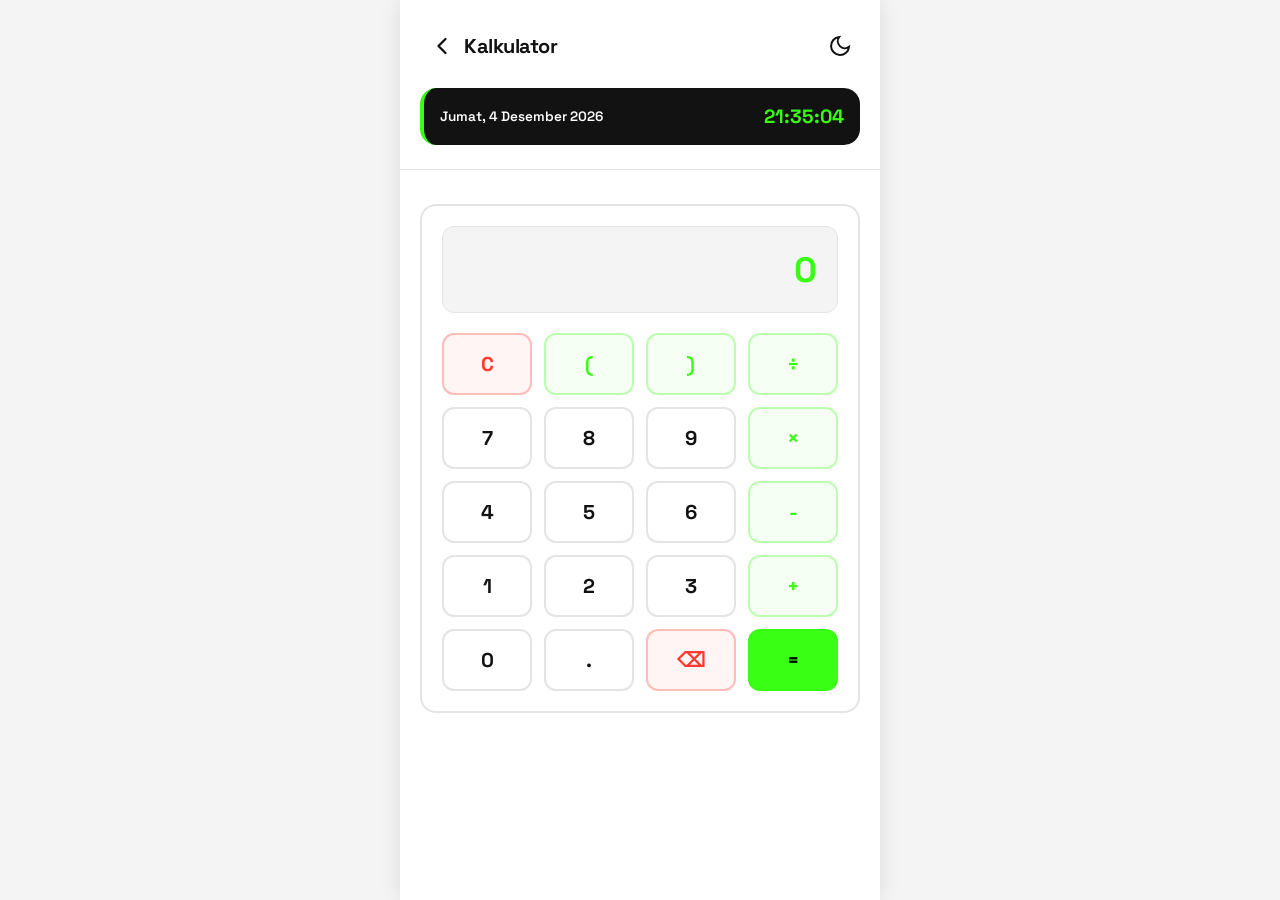
<file: kalkulator.html>
<!DOCTYPE html>
<html lang="id">

<head>
  <meta charset="UTF-8">
  <meta name="viewport" content="width=device-width, initial-scale=1.0">
  <title>Kalkulator - Yuuki Cell Kasir</title>
  <link rel="stylesheet" href="style.css">
  <link href="https://fonts.googleapis.com/css2?family=Space+Grotesk:wght@400;600;700&display=swap" rel="stylesheet">
</head>

<body>
  <div class="mobile-app">

    <header class="app-header">
      <div class="header-top">
        <a href="index.html" class="icon-btn back-btn">
          <svg viewBox="0 0 24 24" width="28" height="28" stroke="currentColor" stroke-width="2" fill="none"
            stroke-linecap="round" stroke-linejoin="round">
            <polyline points="15 18 9 12 15 6"></polyline>
          </svg>
        </a>
        <h1>Kalkulator</h1>
        <button id="themeToggle" class="icon-btn" aria-label="Toggle Dark Mode">
          <svg viewBox="0 0 24 24" width="24" height="24" stroke="currentColor" stroke-width="2" fill="none">
            <path d="M21 12.79A9 9 0 1 1 11.21 3 7 7 0 0 0 21 12.79z"></path>
          </svg>
        </button>
      </div>

      <div class="datetime-card">
        <div id="dateDisplay" class="date-text">Memuat...</div>
        <div id="timeDisplay" class="time-text">--:--:--</div>
      </div>
    </header>

    <main class="app-content">
      <div class="calc-wrapper">
        <div id="calcScreen" class="calc-screen">0</div>

        <div class="calc-grid">
          <button class="calc-btn clear-btn" onclick="hapusKalkulator()">C</button>
          <button class="calc-btn op-btn" onclick="tekanKalkulator('(')">(</button>
          <button class="calc-btn op-btn" onclick="tekanKalkulator(')')">)</button>
          <button class="calc-btn op-btn" onclick="tekanKalkulator('/')">÷</button>

          <button class="calc-btn" onclick="tekanKalkulator('7')">7</button>
          <button class="calc-btn" onclick="tekanKalkulator('8')">8</button>
          <button class="calc-btn" onclick="tekanKalkulator('9')">9</button>
          <button class="calc-btn op-btn" onclick="tekanKalkulator('*')">×</button>

          <button class="calc-btn" onclick="tekanKalkulator('4')">4</button>
          <button class="calc-btn" onclick="tekanKalkulator('5')">5</button>
          <button class="calc-btn" onclick="tekanKalkulator('6')">6</button>
          <button class="calc-btn op-btn" onclick="tekanKalkulator('-')">-</button>

          <button class="calc-btn" onclick="tekanKalkulator('1')">1</button>
          <button class="calc-btn" onclick="tekanKalkulator('2')">2</button>
          <button class="calc-btn" onclick="tekanKalkulator('3')">3</button>
          <button class="calc-btn op-btn" onclick="tekanKalkulator('+')">+</button>

          <button class="calc-btn" onclick="tekanKalkulator('0')">0</button>
          <button class="calc-btn" onclick="tekanKalkulator('.')">.</button>
          <button class="calc-btn clear-btn" onclick="hapusSatuKalkulator()">⌫</button>
          <button class="calc-btn eq-btn" onclick="hitungKalkulator()">=</button>
        </div>
      </div>
    </main>

  </div>
  <script src="script.js"></script>
</body>

</html>
</file>
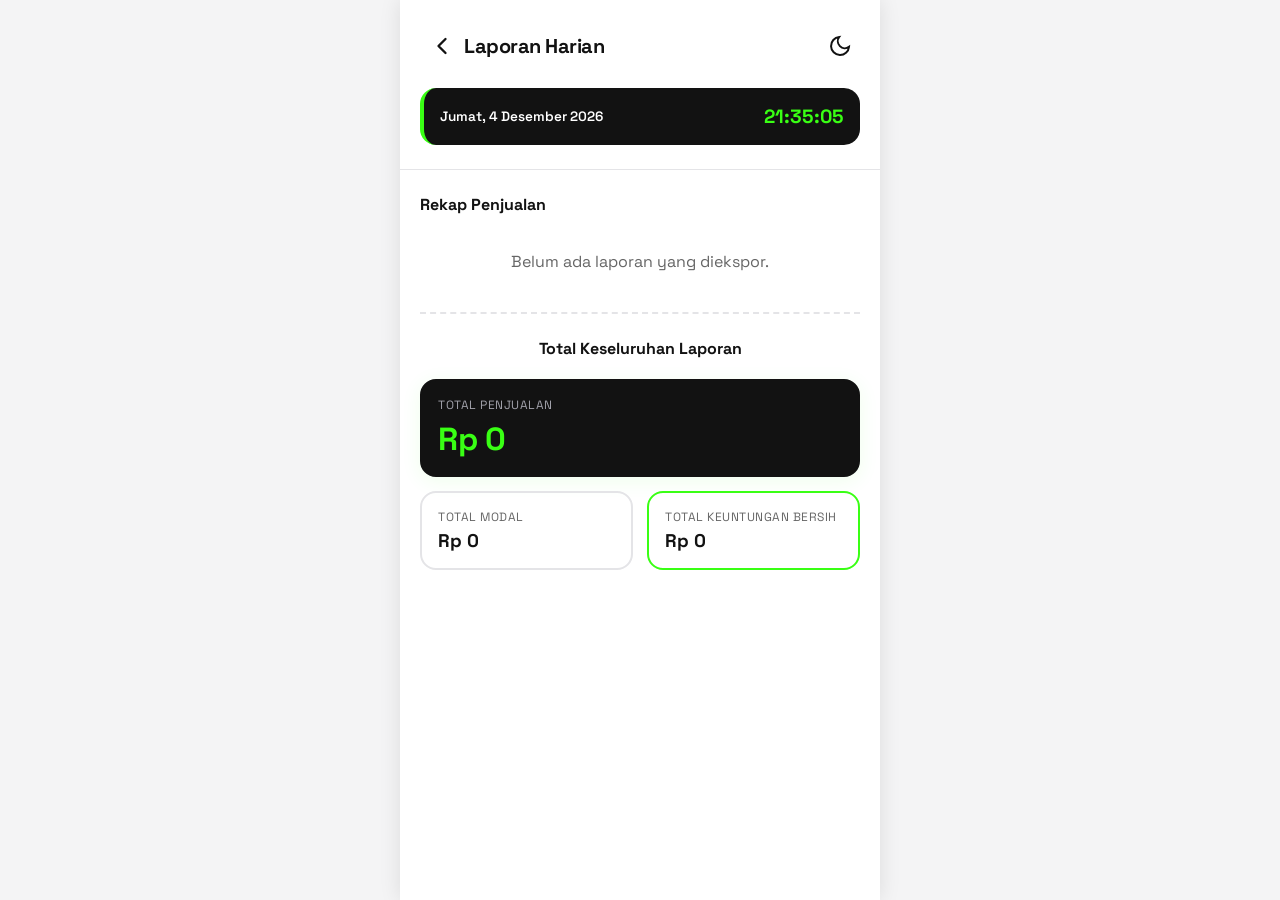
<file: laporan.html>
<!DOCTYPE html>
<html lang="id">

<head>
  <meta charset="UTF-8">
  <meta name="viewport" content="width=device-width, initial-scale=1.0">
  <title>Laporan - Yuuki Cell Kasir</title>
  <link rel="stylesheet" href="style.css">
  <link href="https://fonts.googleapis.com/css2?family=Space+Grotesk:wght@400;600;700&display=swap" rel="stylesheet">
</head>

<body>
  <div class="mobile-app">

    <header class="app-header">
      <div class="header-top">
        <a href="index.html" class="icon-btn back-btn">
          <svg viewBox="0 0 24 24" width="28" height="28" stroke="currentColor" stroke-width="2" fill="none"
            stroke-linecap="round" stroke-linejoin="round">
            <polyline points="15 18 9 12 15 6"></polyline>
          </svg>
        </a>
        <h1>Laporan Harian</h1>
        <button id="themeToggle" class="icon-btn" aria-label="Toggle Dark Mode">
          <svg viewBox="0 0 24 24" width="24" height="24" stroke="currentColor" stroke-width="2" fill="none">
            <path d="M21 12.79A9 9 0 1 1 11.21 3 7 7 0 0 0 21 12.79z"></path>
          </svg>
        </button>
      </div>

      <div class="datetime-card">
        <div id="dateDisplay" class="date-text">Memuat...</div>
        <div id="timeDisplay" class="time-text">--:--:--</div>
      </div>
    </header>

    <main class="app-content">
      <section class="transaction-history" style="margin-top: 0;">
        <h3 class="section-title">Rekap Penjualan</h3>
        <div id="laporanList" class="transaction-list">
        </div>
      </section>

      <section style="margin-top: 40px; padding-top: 24px; border-top: 2px dashed var(--border-color);">
        <h3 class="section-title" style="text-align: center; margin-bottom: 20px;">Total Keseluruhan Laporan</h3>

        <div class="summary-box sale-box" style="margin-bottom: 14px;">
          <p style="color: #a1a1aa; font-size: 0.75rem; text-transform: uppercase;">Total Penjualan</p>
          <h2 id="grandTotalJual" style="font-size: 2rem; color: var(--stabilo-green);">Rp 0</h2>
        </div>

        <div class="summary-grid">
          <div class="summary-box capital-box">
            <p style="font-size: 0.75rem; color: var(--text-muted); text-transform: uppercase;">Total Modal</p>
            <h3 id="grandTotalModal" style="font-size: 1.15rem; color: var(--text-main);">Rp 0</h3>
          </div>
          <div class="summary-box profit-box">
            <p style="font-size: 0.75rem; color: var(--text-muted); text-transform: uppercase;">Total Keuntungan Bersih
            </p>
            <h3 id="grandTotalLaba" style="font-size: 1.15rem; color: var(--text-main);">Rp 0</h3>
          </div>
        </div>
      </section>
    </main>

    <div id="modalHapusLaporan" class="modal-overlay">
      <div class="modal-card">
        <h3>Hapus Laporan?</h3>
        <p style="text-align: center; margin-bottom: 16px; font-size: 0.9rem; color: var(--text-muted);">Yakin ingin
          menghapus riwayat laporan ini? Data tidak bisa dikembalikan.</p>
        <div class="modal-actions">
          <button class="modal-btn cancel-btn" onclick="tutupModal('modalHapusLaporan')">Batal</button>
          <button class="modal-btn submit-btn" style="background-color: #ff3b30; color: white;"
            onclick="konfirmasiHapusLaporan()">Hapus</button>
        </div>
      </div>
    </div>

    <div id="modalDownloadLaporan" class="modal-overlay">
      <div class="modal-card">
        <h3>Download Excel?</h3>
        <input type="hidden" id="downloadLaporanId">
        <p style="text-align: center; margin-bottom: 16px; font-size: 0.9rem; color: var(--text-muted);">Download
          rincian transaksi dari laporan ini dalam format Excel (.xls)?</p>
        <div class="modal-actions">
          <button class="modal-btn cancel-btn" onclick="tutupModal('modalDownloadLaporan')">Batal</button>
          <button class="modal-btn submit-btn" onclick="konfirmasiDownloadLaporan()">Download</button>
        </div>
      </div>
    </div>

  </div>
  <script src="script.js"></script>
</body>

</html>
</file>
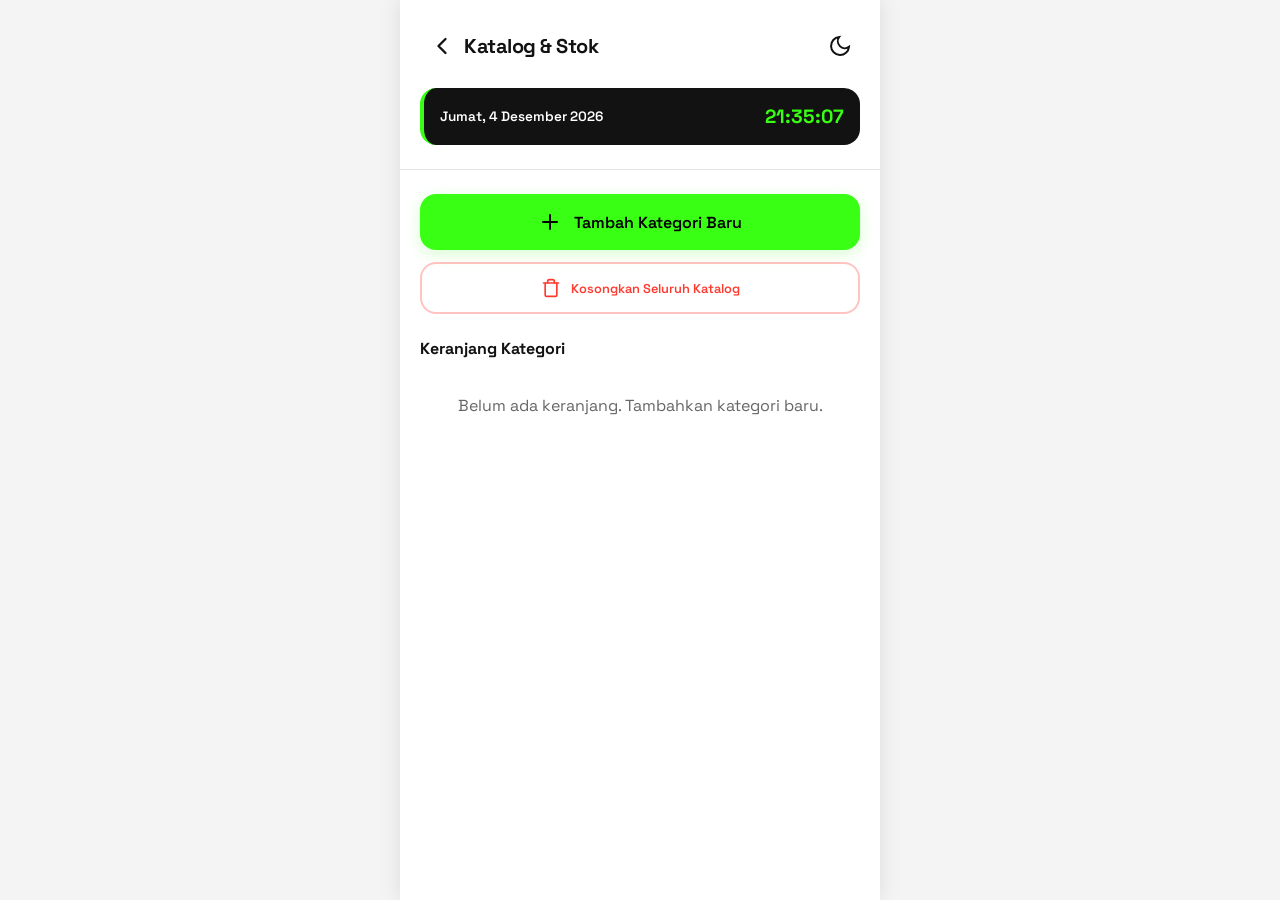
<file: produk.html>
<!DOCTYPE html>
<html lang="id">

<head>
  <meta charset="UTF-8">
  <meta name="viewport" content="width=device-width, initial-scale=1.0">
  <title>Manajemen Produk - Yuuki Cell Kasir</title>
  <link rel="stylesheet" href="style.css">
  <link href="https://fonts.googleapis.com/css2?family=Space+Grotesk:wght@400;600;700&display=swap" rel="stylesheet">
</head>

<body>
  <div class="mobile-app">

    <header class="app-header">
      <div class="header-top">
        <a href="index.html" class="icon-btn back-btn">
          <svg viewBox="0 0 24 24" width="28" height="28" stroke="currentColor" stroke-width="2" fill="none"
            stroke-linecap="round" stroke-linejoin="round">
            <polyline points="15 18 9 12 15 6"></polyline>
          </svg>
        </a>
        <h1>Katalog & Stok</h1>
        <button id="themeToggle" class="icon-btn" aria-label="Toggle Dark Mode">
          <svg viewBox="0 0 24 24" width="24" height="24" stroke="currentColor" stroke-width="2" fill="none">
            <path d="M21 12.79A9 9 0 1 1 11.21 3 7 7 0 0 0 21 12.79z"></path>
          </svg>
        </button>
      </div>

      <div class="datetime-card">
        <div id="dateDisplay" class="date-text">Memuat...</div>
        <div id="timeDisplay" class="time-text">--:--:--</div>
      </div>
    </header>

    <main class="app-content">

      <section id="viewKategori">
        <div style="display: flex; flex-direction: column; gap: 12px; margin-bottom: 24px;">
          <button onclick="bukaModalTambahKategori()" class="menu-btn primary-btn" style="width: 100%;">
            <svg class="icon" viewBox="0 0 24 24" stroke="currentColor" stroke-width="2" fill="none"
              stroke-linecap="round" stroke-linejoin="round">
              <line x1="12" y1="5" x2="12" y2="19"></line>
              <line x1="5" y1="12" x2="19" y2="12"></line>
            </svg>
            Tambah Kategori Baru
          </button>

          <button onclick="bukaModalHapusSemuaProduk()" class="menu-btn outline-btn"
            style="width: 100%; flex-direction: row; gap: 10px; padding: 14px; color: #ff3b30; border-color: rgba(255, 59, 48, 0.3);">
            <svg class="icon" style="width: 20px; height: 20px; margin: 0;" viewBox="0 0 24 24" stroke="currentColor"
              stroke-width="2" fill="none" stroke-linecap="round" stroke-linejoin="round">
              <polyline points="3 6 5 6 21 6"></polyline>
              <path d="M19 6v14a2 2 0 0 1-2 2H7a2 2 0 0 1-2-2V6m3 0V4a2 2 0 0 1 2-2h4a2 2 0 0 1 2 2v2"></path>
            </svg>
            Kosongkan Seluruh Katalog
          </button>
        </div>

        <h3 class="section-title">Keranjang Kategori</h3>
        <div id="kategoriList" class="category-grid">
        </div>
      </section>

      <section id="viewProduk" style="display: none;">
        <div style="display: flex; align-items: center; gap: 12px; margin-bottom: 16px;">
          <button class="icon-btn" onclick="kembaliKeKategori()"
            style="border: 1px solid var(--border-color); padding: 8px; border-radius: 8px;">
            <svg width="20" height="20" viewBox="0 0 24 24" fill="none" stroke="currentColor" stroke-width="2">
              <polyline points="15 18 9 12 15 6"></polyline>
            </svg>
          </button>
          <h3 class="section-title" id="judulKategori" style="margin-bottom: 0; color: var(--stabilo-green);">Kategori
          </h3>
        </div>

        <button onclick="bukaModalTambahProduk()" class="menu-btn primary-btn"
          style="width: 100%; margin-bottom: 24px; padding: 14px;">
          <svg class="icon" style="width: 20px; height: 20px; margin: 0; margin-right: 8px;" viewBox="0 0 24 24"
            stroke="currentColor" stroke-width="2" fill="none" stroke-linecap="round" stroke-linejoin="round">
            <line x1="12" y1="5" x2="12" y2="19"></line>
            <line x1="5" y1="12" x2="19" y2="12"></line>
          </svg>
          Tambah Produk ke Keranjang Ini
        </button>

        <div id="produkList" class="transaction-list">
        </div>
      </section>
    </main>

    <div id="modalTambahKategori" class="modal-overlay">
      <div class="modal-card">
        <h3>Tambah Kategori</h3>
        <div class="form-group">
          <label>Nama Keranjang / Kategori</label>
          <input type="text" id="katNama" placeholder="Contoh: TSEL, XL, AKSESORIS" autocomplete="off">
        </div>
        <div class="modal-actions">
          <button class="modal-btn cancel-btn" onclick="tutupModal('modalTambahKategori')">Batal</button>
          <button class="modal-btn submit-btn" onclick="simpanKategoriBaru()">Simpan</button>
        </div>
      </div>
    </div>

    <div id="modalEditKategori" class="modal-overlay">
      <div class="modal-card">
        <h3>Edit Nama Kategori</h3>
        <input type="hidden" id="oldKatNama">
        <div class="form-group">
          <label>Ubah Nama Keranjang</label>
          <input type="text" id="newKatNama" autocomplete="off">
        </div>
        <p style="font-size: 0.75rem; color: var(--text-muted); text-align: center; margin-bottom: 16px;">Produk di
          dalamnya akan otomatis pindah ke nama baru ini.</p>
        <div class="modal-actions">
          <button class="modal-btn cancel-btn" onclick="tutupModal('modalEditKategori')">Batal</button>
          <button class="modal-btn submit-btn" onclick="simpanEditKategori()">Simpan</button>
        </div>
      </div>
    </div>

    <div id="modalHapusKategori" class="modal-overlay">
      <div class="modal-card">
        <h3>Hapus Keranjang?</h3>
        <input type="hidden" id="hapusKatNama">
        <p style="text-align: center; margin-bottom: 16px; font-size: 0.9rem; color: var(--text-muted);">Yakin ingin
          menghapus keranjang <strong id="hapusKatLabel" style="color: var(--text-main);"></strong>? <br><br><span
            style="color: #ff3b30;">PERINGATAN: Semua produk di dalamnya juga akan terhapus secara permanen!</span></p>
        <div class="modal-actions">
          <button class="modal-btn cancel-btn" onclick="tutupModal('modalHapusKategori')">Batal</button>
          <button class="modal-btn submit-btn" style="background-color: #ff3b30; color: white;"
            onclick="konfirmasiHapusKategori()">Hapus</button>
        </div>
      </div>
    </div>

    <div id="modalTambahProduk" class="modal-overlay">
      <div class="modal-card">
        <h3>Tambah Produk</h3>
        <div class="form-group">
          <label>Nama Barang / Produk</label>
          <input type="text" id="prodNama" placeholder="Contoh: Pulsa Tsel 50k" autocomplete="off">
        </div>
        <div class="form-group">
          <label>Jumlah Stok Awal</label>
          <input type="number" id="prodStok" placeholder="0">
        </div>
        <div class="form-grid">
          <div class="form-group">
            <label>Harga Modal</label>
            <input type="number" id="prodBeli" placeholder="0">
          </div>
          <div class="form-group">
            <label>Harga Jual</label>
            <input type="number" id="prodJual" placeholder="0">
          </div>
        </div>
        <div class="modal-actions">
          <button class="modal-btn cancel-btn" onclick="tutupModal('modalTambahProduk')">Batal</button>
          <button class="modal-btn submit-btn" onclick="simpanProdukBaru()">Simpan</button>
        </div>
      </div>
    </div>

    <div id="modalEditProduk" class="modal-overlay">
      <div class="modal-card">
        <h3>Edit Produk</h3>
        <input type="hidden" id="editProdId">
        <div class="form-group">
          <label>Nama Barang / Produk</label>
          <input type="text" id="editProdNama" autocomplete="off">
        </div>
        <div class="form-grid">
          <div class="form-group">
            <label>Harga Modal</label>
            <input type="number" id="editProdBeli">
          </div>
          <div class="form-group">
            <label>Harga Jual</label>
            <input type="number" id="editProdJual">
          </div>
        </div>
        <div class="modal-actions">
          <button class="modal-btn cancel-btn" onclick="tutupModal('modalEditProduk')">Batal</button>
          <button class="modal-btn submit-btn" onclick="simpanEditProduk()">Simpan</button>
        </div>
      </div>
    </div>

    <div id="modalTambahStok" class="modal-overlay">
      <div class="modal-card">
        <h3>Tambah Stok</h3>
        <input type="hidden" id="tambahStokId">
        <p id="tambahStokNama"
          style="text-align: center; font-weight: 700; color: var(--stabilo-green); margin-bottom: 16px;"></p>
        <div class="form-group">
          <label>Berapa stok yang masuk?</label>
          <input type="number" id="inputTambahStok" placeholder="Contoh: 10">
        </div>
        <div class="modal-actions">
          <button class="modal-btn cancel-btn" onclick="tutupModal('modalTambahStok')">Batal</button>
          <button class="modal-btn submit-btn" onclick="simpanTambahStok()">Tambah</button>
        </div>
      </div>
    </div>

    <div id="modalKurangStok" class="modal-overlay">
      <div class="modal-card">
        <h3>Kurangi Stok</h3>
        <input type="hidden" id="kurangStokId">
        <p id="kurangStokNama" style="text-align: center; font-weight: 700; color: #ff9f0a; margin-bottom: 16px;"></p>
        <div class="form-group">
          <label>Berapa stok yang dikurangi/terjual?</label>
          <input type="number" id="inputKurangStok" placeholder="Contoh: 2">
        </div>
        <div class="modal-actions">
          <button class="modal-btn cancel-btn" onclick="tutupModal('modalKurangStok')">Batal</button>
          <button class="modal-btn submit-btn" style="background-color: #ff9f0a; color: white;"
            onclick="simpanKurangStok()">Kurangi</button>
        </div>
      </div>
    </div>

    <div id="modalHapusProduk" class="modal-overlay">
      <div class="modal-card">
        <h3>Hapus Produk?</h3>
        <p style="text-align: center; margin-bottom: 16px; font-size: 0.9rem; color: var(--text-muted);">Yakin ingin
          menghapus produk ini dari katalog?</p>
        <div class="modal-actions">
          <button class="modal-btn cancel-btn" onclick="tutupModal('modalHapusProduk')">Batal</button>
          <button class="modal-btn submit-btn" style="background-color: #ff3b30; color: white;"
            onclick="konfirmasiHapusProduk()">Hapus</button>
        </div>
      </div>
    </div>

    <div id="modalHapusSemuaProduk" class="modal-overlay">
      <div class="modal-card">
        <h3>Kosongkan Katalog?</h3>
        <p style="text-align: center; margin-bottom: 16px; font-size: 0.9rem; color: var(--text-muted);">PERINGATAN:
          Tindakan ini akan menghapus semua keranjang kategori dan produk. Data tidak bisa dikembalikan.</p>
        <div class="modal-actions">
          <button class="modal-btn cancel-btn" onclick="tutupModal('modalHapusSemuaProduk')">Batal</button>
          <button class="modal-btn submit-btn" style="background-color: #ff3b30; color: white;"
            onclick="konfirmasiHapusSemuaProduk()">Kosongkan</button>
        </div>
      </div>
    </div>

  </div>
  <script src="script.js"></script>
</body>

</html>
</file>
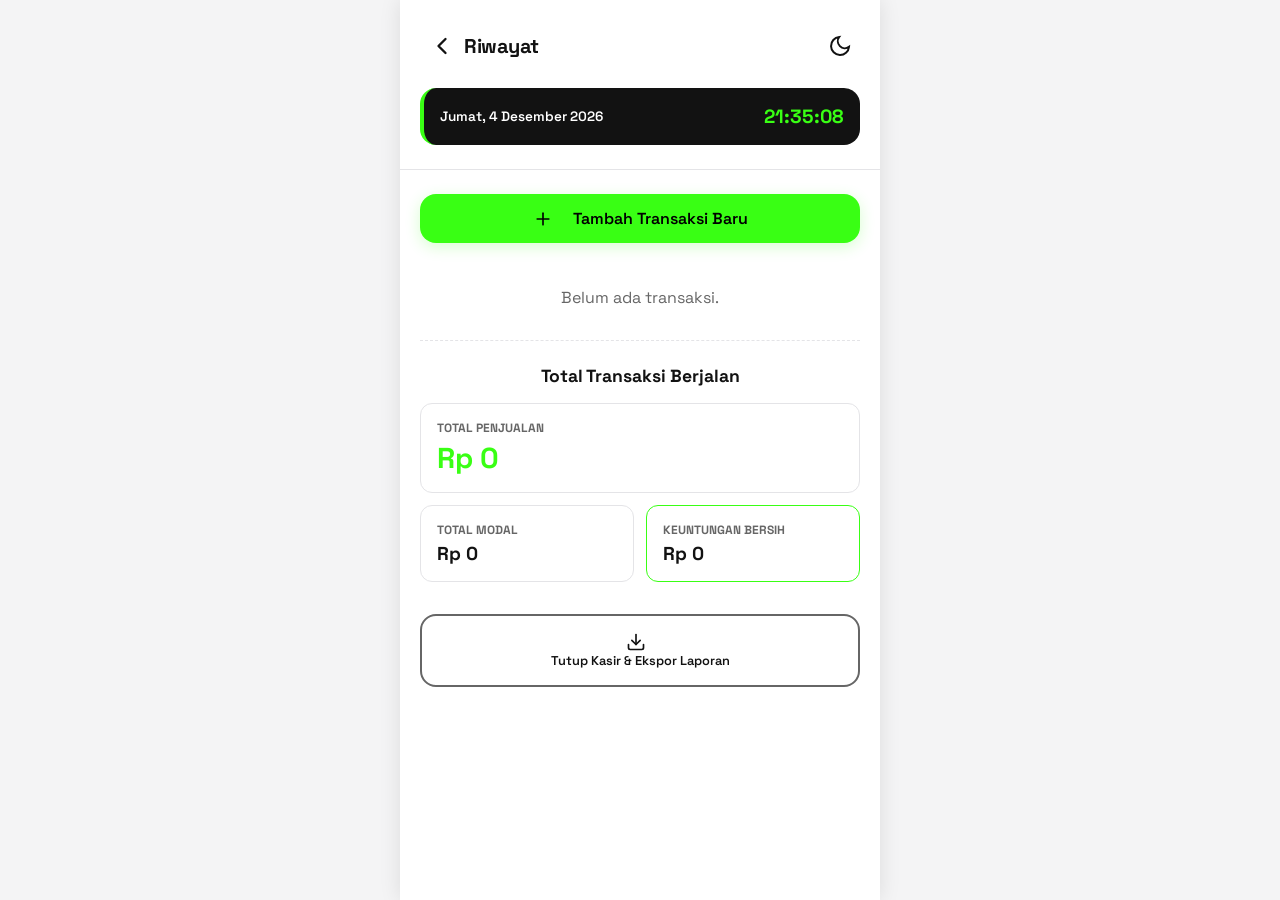
<file: riwayat.html>
<!DOCTYPE html>
<html lang="id">

<head>
  <meta charset="UTF-8">
  <meta name="viewport" content="width=device-width, initial-scale=1.0">
  <title>Riwayat Transaksi - Yuuki Cell Kasir</title>
  <link rel="stylesheet" href="style.css">
  <link href="https://fonts.googleapis.com/css2?family=Space+Grotesk:wght@400;600;700&display=swap" rel="stylesheet">
</head>

<body>
  <div class="mobile-app">

    <header class="app-header">
      <div class="header-top">
        <a href="index.html" class="icon-btn back-btn">
          <svg viewBox="0 0 24 24" width="28" height="28" stroke="currentColor" stroke-width="2" fill="none"
            stroke-linecap="round" stroke-linejoin="round">
            <polyline points="15 18 9 12 15 6"></polyline>
          </svg>
        </a>
        <h1>Riwayat</h1>
        <button id="themeToggle" class="icon-btn" aria-label="Toggle Dark Mode">
          <svg viewBox="0 0 24 24" width="24" height="24" stroke="currentColor" stroke-width="2" fill="none">
            <path d="M21 12.79A9 9 0 1 1 11.21 3 7 7 0 0 0 21 12.79z"></path>
          </svg>
        </button>
      </div>

      <div class="datetime-card">
        <div id="dateDisplay" class="date-text">Memuat...</div>
        <div id="timeDisplay" class="time-text">--:--:--</div>
      </div>
    </header>

    <main class="app-content">

      <!-- Tombol Tambah Dibuat Penuh (Tutup Kasir Pindah Ke Bawah) -->
      <div style="margin-bottom: 24px;">
        <button id="btnTransaksiBaru" class="menu-btn primary-btn" style="width: 100%; padding: 14px;">
          <svg class="icon" style="margin: 0; width: 20px; height: 20px; margin-right: 8px;" viewBox="0 0 24 24"
            stroke="currentColor" stroke-width="2" fill="none" stroke-linecap="round" stroke-linejoin="round">
            <line x1="12" y1="5" x2="12" y2="19"></line>
            <line x1="5" y1="12" x2="19" y2="12"></line>
          </svg>
          Tambah Transaksi Baru
        </button>
      </div>

      <!-- Daftar Riwayat -->
      <section class="transaction-history" style="margin-top: 0;">
        <div id="transactionList" class="transaction-list">
          <!-- Javascript akan merender transaksi di sini -->
        </div>
      </section>

      <!-- KOTAK TOTAL TRANSAKSI BERJALAN -->
      <div style="margin-top: 32px; border-top: 1px dashed var(--border-color); padding-top: 24px;">
        <h3 style="text-align: center; margin-bottom: 16px; font-size: 1.1rem;">Total Transaksi Berjalan</h3>

        <div
          style="background: var(--bg-card); padding: 16px; border-radius: 12px; margin-bottom: 12px; border: 1px solid var(--border-color);">
          <p style="font-size: 0.75rem; color: var(--text-muted); margin: 0 0 4px 0; font-weight: 700;">TOTAL PENJUALAN
          </p>
          <h2 id="runTotalPenjualan" style="color: var(--stabilo-green); margin: 0; font-size: 1.8rem;">Rp 0</h2>
        </div>

        <div style="display: grid; grid-template-columns: 1fr 1fr; gap: 12px;">
          <div
            style="background: var(--bg-card); padding: 16px; border-radius: 12px; border: 1px solid var(--border-color);">
            <p style="font-size: 0.75rem; color: var(--text-muted); margin: 0 0 4px 0; font-weight: 700;">TOTAL MODAL
            </p>
            <h3 id="runTotalModal" style="margin: 0; color: var(--text-main);">Rp 0</h3>
          </div>
          <div
            style="background: var(--bg-card); border: 1px solid var(--stabilo-green); padding: 16px; border-radius: 12px;">
            <p style="font-size: 0.75rem; color: var(--text-muted); margin: 0 0 4px 0; font-weight: 700;">KEUNTUNGAN
              BERSIH</p>
            <h3 id="runTotalLaba" style="margin: 0; color: var(--text-main);">Rp 0</h3>
          </div>
        </div>
      </div>

      <!-- Tombol Tutup Kasir Di Bawah -->
      <div style="margin-top: 32px; margin-bottom: 32px;">
        <button onclick="bukaModalEkspor()" class="menu-btn outline-btn"
          style="width: 100%; padding: 16px; border-color: var(--text-muted); color: var(--text-main);">
          <svg class="icon" style="margin: 0; width: 20px; height: 20px; margin-right: 8px;" viewBox="0 0 24 24"
            stroke="currentColor" stroke-width="2" fill="none" stroke-linecap="round" stroke-linejoin="round">
            <path d="M21 15v4a2 2 0 0 1-2 2H5a2 2 0 0 1-2-2v-4"></path>
            <polyline points="7 10 12 15 17 10"></polyline>
            <line x1="12" y1="15" x2="12" y2="3"></line>
          </svg>
          Tutup Kasir & Ekspor Laporan
        </button>
      </div>

    </main>

    <!-- ============================================== -->
    <!-- KUMPULAN MODAL POPUP -->
    <!-- ============================================== -->

    <!-- MODAL TAMBAH TRANSAKSI (UI JUMLAH DIPERBAIKI) -->
    <div id="transactionModal" class="modal-overlay">
      <div class="modal-card" style="max-height: 90vh; overflow-y: auto;">
        <h3>Tambah Transaksi</h3>

        <div class="form-group">
          <label>Tanggal Transaksi</label>
          <input type="date" id="inputTanggalTrx">
        </div>

        <div class="form-group">
          <label>Ambil dari Katalog Produk</label>
          <select id="selectProduk" onchange="autoFillTransaksi()"
            style="width: 100%; padding: 12px; border-radius: 8px; border: 1px solid var(--border-color); background-color: var(--bg-color); color: var(--text-main); font-family: 'Space Grotesk', sans-serif; font-size: 0.9rem; margin-bottom: 4px;">
            <option value="" style="background-color: var(--bg-color); color: var(--text-main);">-- Ketik Manual / Pilih
              Produk --</option>
          </select>
        </div>

        <div class="form-group">
          <label>Nama Barang / Layanan</label>
          <input type="text" id="inputNama" placeholder="Contoh: Aksesoris HP" autocomplete="off">
        </div>

        <!-- DESAIN BARU: TOMBOL TAMBAH KURANG + BISA KETIK MANUAL -->
        <div class="form-group">
          <label>Jumlah / Pcs</label>
          <div style="display: flex; align-items: center; gap: 12px;">
            <button type="button" onclick="kurangQtyKasir()"
              style="background: rgba(255, 59, 48, 0.15); color: #ff3b30; border: 1px solid #ff3b30; border-radius: 8px; width: 50px; height: 45px; font-size: 1.5rem; font-weight: bold; cursor: pointer; display: flex; align-items: center; justify-content: center;">-</button>
            <input type="number" id="inputQty" value="1" min="1" oninput="kalkulasiTotalTransaksi()"
              style="flex: 1; text-align: center; font-size: 1.2rem; font-weight: bold; padding: 10px; border-radius: 8px; border: 1px solid var(--border-color); background: var(--bg-color); color: var(--text-main);">
            <button type="button" onclick="tambahQtyKasir()"
              style="background: rgba(57, 255, 20, 0.15); color: var(--stabilo-green); border: 1px solid var(--stabilo-green); border-radius: 8px; width: 50px; height: 45px; font-size: 1.5rem; font-weight: bold; cursor: pointer; display: flex; align-items: center; justify-content: center;">+</button>
          </div>
        </div>

        <div class="form-grid">
          <div class="form-group">
            <label>Total Harga Modal</label>
            <input type="number" id="inputBeli" placeholder="0" oninput="updateBasePriceManual()">
          </div>
          <div class="form-group">
            <label>Total Harga Jual</label>
            <input type="number" id="inputJual" placeholder="0" oninput="updateBasePriceManual()">
          </div>
        </div>

        <div class="modal-actions" style="margin-top: 24px;">
          <button class="modal-btn cancel-btn" id="btnBatal">Batal</button>
          <button class="modal-btn submit-btn" id="btnTambah">Simpan</button>
        </div>
      </div>
    </div>

    <!-- MODAL EDIT -->
    <div id="modalEdit" class="modal-overlay">
      <div class="modal-card">
        <h3>Edit Transaksi</h3>
        <input type="hidden" id="editId">
        <div class="form-group">
          <label>Nama Barang</label>
          <input type="text" id="editNama" autocomplete="off">
        </div>
        <div class="form-grid">
          <div class="form-group">
            <label>Harga Modal</label>
            <input type="number" id="editBeli">
          </div>
          <div class="form-group">
            <label>Harga Jual</label>
            <input type="number" id="editJual">
          </div>
        </div>
        <div class="modal-actions">
          <button class="modal-btn cancel-btn" onclick="tutupModal('modalEdit')">Batal</button>
          <button class="modal-btn submit-btn" onclick="simpanEdit()">Simpan</button>
        </div>
      </div>
    </div>

    <!-- MODAL HAPUS -->
    <div id="modalHapus" class="modal-overlay">
      <div class="modal-card">
        <h3>Hapus Transaksi?</h3>
        <p style="text-align: center; margin-bottom: 16px; font-size: 0.9rem; color: var(--text-muted);">Data tidak bisa
          dikembalikan. Jika produk dari katalog, stok akan dikembalikan otomatis.</p>
        <div class="modal-actions">
          <button class="modal-btn cancel-btn" onclick="tutupModal('modalHapus')">Batal</button>
          <button class="modal-btn submit-btn" style="background-color: #ff3b30; color: white;"
            onclick="konfirmasiHapus()">Hapus</button>
        </div>
      </div>
    </div>

    <!-- MODAL HUTANG -->
    <div id="modalHutang" class="modal-overlay">
      <div class="modal-card">
        <h3>Tandai Hutang</h3>
        <input type="hidden" id="hutangId">
        <div class="form-group">
          <label>Nama Penghutang</label>
          <input type="text" id="inputNamaHutang" placeholder="Masukkan nama..." autocomplete="off">
        </div>
        <div class="modal-actions">
          <button class="modal-btn cancel-btn" onclick="tutupModal('modalHutang')">Batal</button>
          <button class="modal-btn submit-btn" style="background-color: #ff3b30; color: white;"
            onclick="simpanHutang()">Simpan</button>
        </div>
      </div>
    </div>

    <!-- MODAL LUNAS -->
    <div id="modalLunas" class="modal-overlay">
      <div class="modal-card">
        <h3>Konfirmasi Pelunasan</h3>
        <input type="hidden" id="lunasId">
        <p style="text-align: center; margin-bottom: 16px; font-size: 0.9rem; color: var(--text-muted);">Tandai hutang
          ini sebagai lunas?</p>
        <div class="modal-actions">
          <button class="modal-btn cancel-btn" onclick="tutupModal('modalLunas')">Batal</button>
          <button class="modal-btn submit-btn" onclick="simpanLunas()">Ya, Lunas</button>
        </div>
      </div>
    </div>

    <!-- MODAL EKSPOR -->
    <div id="modalEkspor" class="modal-overlay">
      <div class="modal-card">
        <h3>Tutup Kasir & Ekspor</h3>
        <p style="text-align: center; margin-bottom: 16px; font-size: 0.9rem; color: var(--text-muted);">Pindahkan semua
          transaksi ke Laporan Harian untuk di-download ke Excel?</p>
        <div class="modal-actions">
          <button class="modal-btn cancel-btn" onclick="tutupModal('modalEkspor')">Batal</button>
          <button class="modal-btn submit-btn" onclick="prosesEkspor()">Tutup Kasir</button>
        </div>
      </div>
    </div>

  </div>
  <script src="script.js"></script>
</body>

</html>
</file>
<file: style.css>
/* --- TEMA & VARIABEL WARNA --- */
:root {
  --bg-color: #f4f4f5;
  --app-bg: #ffffff;
  --text-main: #121212;
  --text-muted: #666666;
  --border-color: #e4e4e7;
  --stabilo-green: #39FF14;
  --stabilo-dark: #2ce60d;
}

[data-theme="dark"] {
  --bg-color: #000000;
  --app-bg: #121212;
  --text-main: #ffffff;
  --text-muted: #a1a1aa;
  --border-color: #27272a;
}

* {
  margin: 0;
  padding: 0;
  box-sizing: border-box;
  font-family: 'Space Grotesk', sans-serif;
  transition: background-color 0.3s ease, color 0.3s ease, border-color 0.3s ease;
}

body {
  background-color: var(--bg-color);
  color: var(--text-main);
  display: flex;
  justify-content: center;
  min-height: 100vh;
}

a {
  text-decoration: none;
}

.mobile-app {
  width: 100%;
  max-width: 480px;
  background-color: var(--app-bg);
  min-height: 100vh;
  box-shadow: 0 0 20px rgba(0, 0, 0, 0.1);
  position: relative;
  overflow-x: hidden;
}

/* --- HEADER --- */
.app-header {
  padding: 24px 20px;
  border-bottom: 1px solid var(--border-color);
}

.header-top {
  display: flex;
  justify-content: space-between;
  align-items: center;
}

.header-top h1 {
  font-size: 1.25rem;
  font-weight: 700;
  letter-spacing: -0.5px;
  flex: 1;
}

.icon-btn {
  background: transparent;
  border: none;
  color: var(--text-main);
  cursor: pointer;
  padding: 8px;
  border-radius: 50%;
  display: flex;
  align-items: center;
  justify-content: center;
}

.icon-btn:hover {
  background-color: var(--border-color);
}

/* --- KARTU JAM & TANGGAL (SIMETRIS KIRI KANAN) --- */
.datetime-card {
  background-color: var(--text-main);
  color: var(--app-bg);
  padding: 16px;
  border-radius: 16px;
  display: flex;
  justify-content: space-between;
  align-items: center;
  border-left: 4px solid var(--stabilo-green);
  margin-top: 20px;
}

.date-text {
  font-size: 0.85rem;
  font-weight: 600;
}

.time-text {
  font-size: 1.2rem;
  font-weight: 700;
  color: var(--stabilo-green);
}

/* --- KONTEN UTAMA --- */
.app-content {
  padding: 24px 20px;
}

/* --- DASHBOARD: RINGKASAN KEUANGAN --- */
.summary-section {
  display: flex;
  flex-direction: column;
  gap: 14px;
  margin-bottom: 32px;
}

.summary-grid {
  display: grid;
  grid-template-columns: 1fr 1fr;
  gap: 14px;
}

.summary-box {
  background-color: transparent;
  border: 2px solid var(--border-color);
  padding: 16px;
  border-radius: 16px;
  display: flex;
  flex-direction: column;
  justify-content: center;
}

.sale-box {
  background-color: #121212;
  border-color: #121212;
  box-shadow: 0 4px 20px rgba(57, 255, 20, 0.08);
}

[data-theme="dark"] .sale-box {
  background-color: #000000;
  border-color: var(--border-color);
}

.sale-box p {
  color: #a1a1aa;
  font-size: 0.75rem;
  text-transform: uppercase;
  letter-spacing: 0.5px;
}

.sale-box h2 {
  font-size: 2.2rem;
  font-weight: 700;
  color: var(--stabilo-green);
  letter-spacing: -0.5px;
  margin-top: 2px;
}

.summary-box p {
  font-size: 0.75rem;
  color: var(--text-muted);
  margin-bottom: 4px;
  text-transform: uppercase;
  letter-spacing: 0.5px;
}

.summary-box h3 {
  font-size: 1.2rem;
  font-weight: 700;
  color: var(--text-main);
}

.profit-box {
  border-color: var(--stabilo-green);
}

/* --- DASHBOARD: MENU GRID --- */
.menu-grid {
  display: grid;
  grid-template-columns: 1fr 1fr;
  /* Diubah menjadi 2 Kolom agar 4 tombol tersusun simetris 2x2 */
  gap: 12px;
}

.menu-btn {
  display: flex;
  flex-direction: column;
  align-items: center;
  justify-content: center;
  padding: 16px 10px;
  border-radius: 16px;
  font-size: 0.8rem;
  font-weight: 600;
  cursor: pointer;
  border: none;
  transition: transform 0.1s ease, box-shadow 0.2s ease;
}

.menu-btn:active {
  transform: scale(0.96);
}

.menu-btn svg.icon {
  width: 24px;
  height: 24px;
  margin-bottom: 8px;
  stroke: currentColor;
}

.primary-btn {
  background-color: var(--stabilo-green);
  color: #000000;
  grid-column: span 2;
  /* Menutupi 2 kolom penuh di atas */
  flex-direction: row;
  gap: 12px;
  padding: 16px;
  font-size: 1rem;
  box-shadow: 0 4px 15px rgba(57, 255, 20, 0.2);
}

.primary-btn svg.icon {
  margin-bottom: 0;
}

.primary-btn:hover {
  background-color: var(--stabilo-dark);
}

.outline-btn {
  background-color: transparent;
  border: 2px solid var(--border-color);
  color: var(--text-main);
}

.outline-btn:hover {
  border-color: var(--stabilo-green);
}

/* --- FORM DINAMIS FAKTUR --- */
/* Perbaikan Tampilan Baris Faktur */
.dynamic-row {
  display: grid;
  grid-template-columns: 1fr 100px 45px;
  /* Menyesuaikan lebar kolom agar lebih proporsional */
  gap: 8px;
  margin-bottom: 8px;
  align-items: center;
  /* Memastikan input dan tombol sejajar tengah secara vertikal */
}

.dynamic-row input {
  width: 100%;
  padding: 10px 12px;
  border-radius: 8px;
  border: 1px solid var(--border-color);
  background-color: var(--bg-card);
  color: var(--text-main);
  box-sizing: border-box;
  /* Agar padding tidak merusak lebar */
  font-size: 0.9rem;
}

/* Memastikan tombol hapus di baris faktur juga sejajar dan rapi */
.dynamic-row .btn-hapus {
  height: 40px;
  display: flex;
  align-items: center;
  justify-content: center;
}

/* --- CETAK PDF FAKTUR (Tersembunyi dari layar) --- */
#invoicePrintArea {
  position: absolute;
  left: -9999px;
  top: 0;
  background: #fff;
  color: #000;
  width: 800px;
  padding: 40px;
  font-family: Arial, sans-serif;
}

.inv-header {
  display: flex;
  justify-content: space-between;
  border-bottom: 3px solid #39FF14;
  padding-bottom: 20px;
  margin-bottom: 30px;
}

.inv-table {
  width: 100%;
  border-collapse: collapse;
  margin-bottom: 30px;
}

.inv-table th,
.inv-table td {
  border: 1px solid #ccc;
  padding: 12px;
  text-align: left;
}

.inv-table th {
  background-color: #f4f4f5;
  color: #000;
}

/* --- DESAIN KALKULATOR (TAMBAHKAN DI PALING BAWAH STYLE.CSS) --- */
.calc-wrapper {
  background-color: transparent;
  border: 2px solid var(--border-color);
  border-radius: 16px;
  padding: 20px;
  margin-top: 10px;
}

.calc-screen {
  background-color: var(--bg-color);
  border: 1px solid var(--border-color);
  border-radius: 12px;
  padding: 20px;
  text-align: right;
  font-size: 2.2rem;
  font-weight: 700;
  color: var(--stabilo-green);
  margin-bottom: 20px;
  min-height: 85px;
  display: flex;
  align-items: flex-end;
  justify-content: flex-end;
  word-wrap: break-word;
  word-break: break-all;
}

[data-theme="dark"] .calc-screen {
  background-color: #000;
}

.calc-grid {
  display: grid;
  grid-template-columns: repeat(4, 1fr);
  gap: 12px;
}

.calc-btn {
  background-color: transparent;
  border: 2px solid var(--border-color);
  color: var(--text-main);
  padding: 16px 0;
  font-size: 1.25rem;
  font-weight: 700;
  border-radius: 12px;
  cursor: pointer;
  transition: all 0.2s;
}

.calc-btn:active {
  transform: scale(0.95);
}

.calc-btn:hover {
  border-color: var(--stabilo-green);
}

.calc-btn.op-btn {
  color: var(--stabilo-green);
  border-color: rgba(57, 255, 20, 0.3);
  background-color: rgba(57, 255, 20, 0.05);
}

.calc-btn.eq-btn {
  background-color: var(--stabilo-green);
  color: #000;
  border: none;
}

.calc-btn.clear-btn {
  color: #ff3b30;
  border-color: rgba(255, 59, 48, 0.3);
  background-color: rgba(255, 59, 48, 0.05);
}

/* --- RIWAYAT: KARTU TRANSAKSI --- */
.transaction-history {
  margin-top: 32px;
}

.section-title {
  font-size: 1rem;
  font-weight: 700;
  margin-bottom: 16px;
  color: var(--text-main);
}

.transaction-list {
  display: flex;
  flex-direction: column;
  gap: 12px;
}

.trx-card {
  background-color: var(--bg-color);
  border: 1px solid var(--border-color);
  padding: 16px;
  border-radius: 12px;
  display: flex;
  flex-direction: column;
  gap: 12px;
}

.trx-header {
  display: flex;
  justify-content: space-between;
  align-items: center;
  border-bottom: 1px dashed var(--border-color);
  padding-bottom: 8px;
}

.trx-date {
  font-size: 0.75rem;
  color: var(--text-muted);
}

.trx-name {
  font-size: 1rem;
  font-weight: 700;
  color: var(--text-main);
}

.trx-details {
  display: grid;
  grid-template-columns: 1fr 1fr;
  gap: 10px;
}

.trx-detail-item p {
  font-size: 0.7rem;
  color: var(--text-muted);
  text-transform: uppercase;
  margin-bottom: 2px;
}

.trx-detail-item h4 {
  font-size: 0.9rem;
  font-weight: 600;
}

.trx-profit {
  background-color: rgba(57, 255, 20, 0.1);
  padding: 10px;
  border-radius: 8px;
  display: flex;
  justify-content: space-between;
  align-items: center;
  border-left: 3px solid var(--stabilo-green);
}

.trx-profit p {
  font-size: 0.75rem;
  font-weight: 600;
  color: var(--text-main);
}

.trx-profit h4 {
  font-size: 1rem;
  color: var(--stabilo-dark);
}

[data-theme="dark"] .trx-profit h4 {
  color: var(--stabilo-green);
}

/* --- RIWAYAT: STATUS HUTANG & TOMBOL AKSI --- */
.status-box {
  margin-top: 12px;
  padding: 10px;
  border-radius: 8px;
  text-align: center;
  display: flex;
  flex-direction: column;
  gap: 4px;
}

.status-box.hutang {
  background: rgba(255, 59, 48, 0.1);
  border: 1px solid #ff3b30;
}

.status-box.hutang p.title {
  color: #ff3b30;
  font-size: 0.75rem;
  font-weight: 700;
}

.status-box.lunas {
  background: rgba(57, 255, 20, 0.1);
  border: 1px solid var(--stabilo-green);
}

.status-box.lunas p.title {
  color: var(--text-main);
  font-size: 0.75rem;
  font-weight: 700;
}

.status-box.lunas p.time {
  color: var(--text-muted);
  font-size: 0.65rem;
}

.trx-actions {
  display: grid;
  grid-template-columns: 1fr 1fr 1fr;
  gap: 8px;
  margin-top: 12px;
  border-top: 1px dashed var(--border-color);
  padding-top: 12px;
}

.action-btn {
  background-color: transparent;
  border: 1px solid var(--border-color);
  color: var(--text-main);
  padding: 8px 0;
  border-radius: 8px;
  font-size: 0.75rem;
  font-weight: 600;
  cursor: pointer;
  text-align: center;
}

.action-btn:hover {
  border-color: var(--stabilo-green);
}

.action-btn.btn-lunas {
  background-color: var(--stabilo-green);
  color: #000;
  border-color: var(--stabilo-green);
}

.action-btn:disabled {
  opacity: 0.5;
  cursor: not-allowed;
  border-color: var(--border-color);
}

/* --- SEMUA POPUP MODAL --- */
.modal-overlay {
  position: absolute;
  top: 0;
  left: 0;
  width: 100%;
  height: 100%;
  background-color: rgba(0, 0, 0, 0.6);
  backdrop-filter: blur(4px);
  display: none;
  align-items: center;
  justify-content: center;
  z-index: 100;
  padding: 20px;
}

.modal-overlay.active {
  display: flex;
}

.modal-card {
  background-color: var(--app-bg);
  width: 100%;
  padding: 24px;
  border-radius: 20px;
  box-shadow: 0 10px 30px rgba(0, 0, 0, 0.2);
  border: 1px solid var(--border-color);
}

.modal-card h3 {
  margin-bottom: 20px;
  text-align: center;
  font-size: 1.25rem;
}

.form-group {
  display: flex;
  flex-direction: column;
  margin-bottom: 16px;
}

.form-grid {
  display: grid;
  grid-template-columns: 1fr 1fr;
  gap: 12px;
}

.form-group label {
  font-size: 0.8rem;
  font-weight: 600;
  margin-bottom: 6px;
  color: var(--text-muted);
}

.form-group input {
  width: 100%;
  background-color: var(--bg-color);
  border: 1px solid var(--border-color);
  color: var(--text-main);
  padding: 12px;
  border-radius: 10px;
  font-size: 1rem;
  outline: none;
  transition: border-color 0.2s ease;
}

.form-group input:focus {
  border-color: var(--stabilo-green);
}

.modal-actions {
  display: grid;
  grid-template-columns: 1fr 1fr;
  gap: 12px;
  margin-top: 24px;
}

.modal-btn {
  padding: 14px;
  border-radius: 12px;
  font-size: 1rem;
  font-weight: 600;
  cursor: pointer;
  border: none;
}

.cancel-btn {
  background-color: transparent;
  border: 2px solid var(--border-color);
  color: var(--text-main);
}

.cancel-btn:hover {
  background-color: var(--bg-color);
}

.submit-btn {
  background-color: var(--stabilo-green);
  color: #000;
}

.submit-btn:hover {
  background-color: var(--stabilo-dark);
}

/* --- CUSTOM SCROLLBAR (Garis Geser Estetik) --- */
::-webkit-scrollbar {
  width: 8px;
  height: 8px;
  /* Mengatur ketebalan garis geser horizontal */
}

::-webkit-scrollbar-track {
  background: transparent;
  /* Latar belakang garis gesernya tembus pandang */
}

::-webkit-scrollbar-thumb {
  background: var(--border-color);
  /* Warna garis ngikutin tema (abu-abu gelap/terang) */
  border-radius: 10px;
  /* Bikin ujungnya melengkung halus */
}

::-webkit-scrollbar-thumb:hover {
  background: var(--stabilo-green);
  /* Berubah jadi hijau stabilo saat disentuh/digeser! */
}

/* --- LABEL KATEGORI PRODUK --- */
.category-badge {
  background-color: rgba(57, 255, 20, 0.1);
  color: var(--stabilo-dark);
  padding: 4px 8px;
  border-radius: 6px;
  font-size: 0.65rem;
  font-weight: 700;
  text-transform: uppercase;
  display: inline-block;
  border: 1px solid rgba(57, 255, 20, 0.3);
}

[data-theme="dark"] .category-badge {
  color: var(--stabilo-green);
}

/* --- PERBAIKAN TOMBOL AKSI (TANPA EMOTICON, MENGGUNAKAN SVG) --- */
.action-btn {
  display: flex;
  align-items: center;
  justify-content: center;
  gap: 6px;
}

.action-btn svg {
  width: 14px;
  height: 14px;
  stroke: currentColor;
}

.action-btn.btn-hapus {
  color: #ff3b30;
  border-color: rgba(255, 59, 48, 0.3);
  background-color: rgba(255, 59, 48, 0.05);
}

.action-btn.btn-hapus:hover {
  border-color: #ff3b30;
}

/* --- GRID KATEGORI PRODUK (2 KOLOM) --- */
.category-grid {
  display: grid;
  grid-template-columns: 1fr 1fr;
  gap: 12px;
}

.cat-card {
  background-color: transparent;
  border: 2px solid var(--border-color);
  border-radius: 16px;
  padding: 16px;
  cursor: pointer;
  display: flex;
  flex-direction: column;
  transition: all 0.2s ease;
}

.cat-card:active {
  transform: scale(0.96);
}

.cat-card:hover {
  border-color: var(--stabilo-green);
}

.cat-card h4 {
  font-size: 1.1rem;
  color: var(--stabilo-green);
  margin-bottom: 12px;
  text-transform: uppercase;
  word-wrap: break-word;
}

.cat-stat {
  font-size: 0.65rem;
  color: var(--text-muted);
  margin-bottom: 6px;
  display: flex;
  justify-content: space-between;
  align-items: center;
  border-bottom: 1px dashed var(--border-color);
  padding-bottom: 4px;
}

.cat-stat:last-child {
  border-bottom: none;
  margin-bottom: 0;
  padding-bottom: 0;
}

.cat-stat span {
  color: var(--text-main);
  font-weight: 700;
  font-size: 0.75rem;
}

/* --- RIWAYAT PRODUK (TIMELINE) --- */
.history-date {
  font-size: 0.75rem;
  color: var(--stabilo-green);
  font-weight: 700;
  margin-top: 12px;
  margin-bottom: 6px;
  border-bottom: 1px solid var(--border-color);
  padding-bottom: 4px;
}

.history-item {
  font-size: 0.75rem;
  color: var(--text-main);
  margin-bottom: 8px;
  padding-left: 12px;
  border-left: 2px solid var(--border-color);
  position: relative;
}

.history-item::before {
  content: '';
  position: absolute;
  left: -5px;
  top: 4px;
  width: 8px;
  height: 8px;
  background-color: var(--bg-color);
  border: 2px solid var(--stabilo-green);
  border-radius: 50%;
}

.history-time {
  color: var(--text-muted);
  font-size: 0.65rem;
  font-weight: 600;
  display: block;
  margin-bottom: 2px;
}

/* --- TOMBOL AKSI DI DALAM KERANJANG KATEGORI --- */
.cat-actions {
  display: grid;
  grid-template-columns: 1fr 1fr;
  gap: 8px;
  margin-top: auto;
  border-top: 1px dashed var(--border-color);
  padding-top: 12px;
}
</file>
